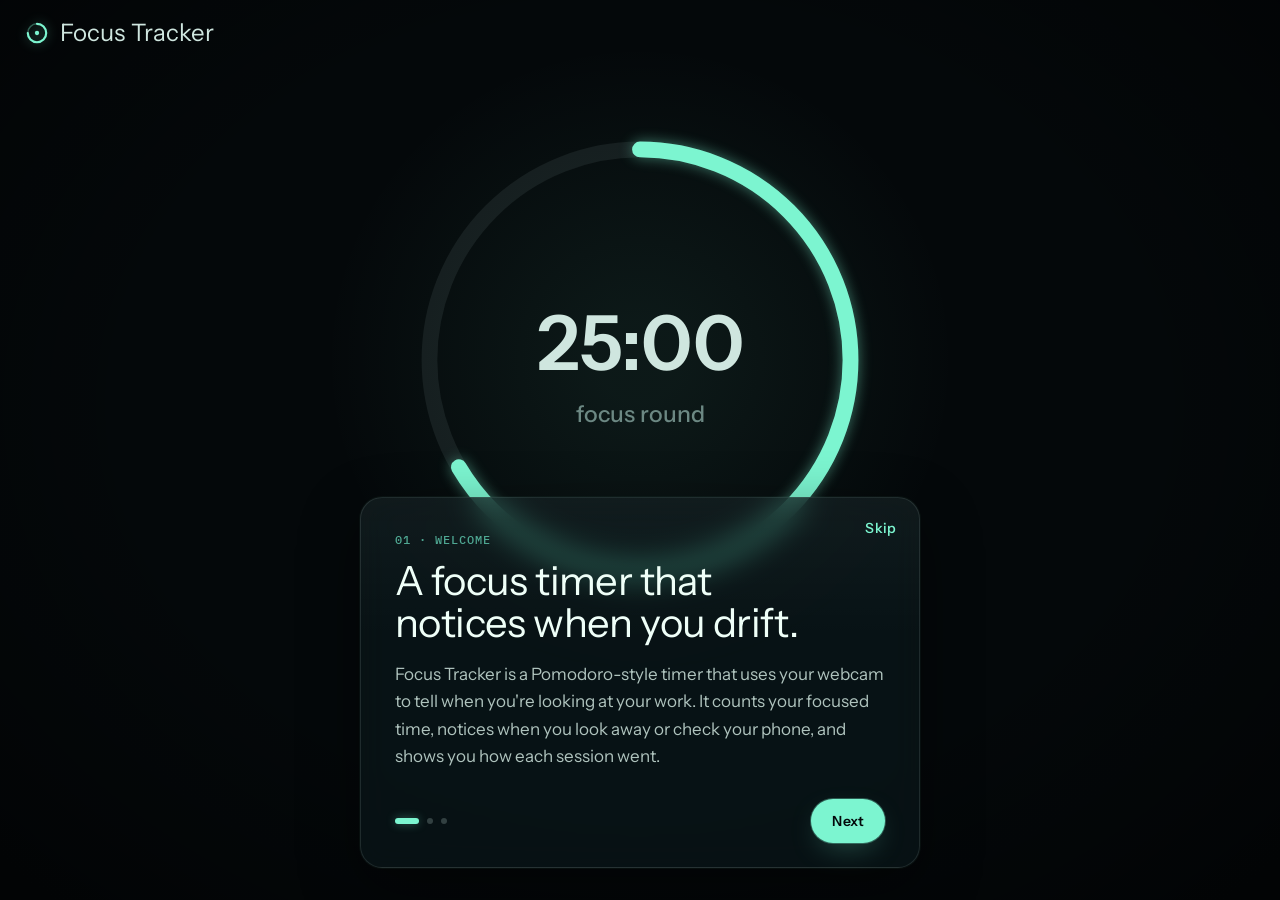
<file: index.html>
<!doctype html>
<html lang="en" data-theme="nocturne">
<head>
<meta charset="utf-8">
<meta name="viewport" content="width=device-width, initial-scale=1, viewport-fit=cover">
<meta http-equiv="Content-Security-Policy" content="connect-src https://cdn.jsdelivr.net https://storage.googleapis.com; img-src 'self' data: blob:; media-src 'self' blob: mediastream:; object-src 'none'; form-action 'none'; base-uri 'none'">
<meta name="color-scheme" content="dark">
<meta name="theme-color" content="#04080A">
<meta name="description" content="A Pomodoro-style focus timer that uses your webcam, on this device only, to measure how much of each session you spend focused.">
<title>Focus Tracker</title>
<link rel="icon" id="favicon" href="data:image/svg+xml,%3Csvg xmlns='http://www.w3.org/2000/svg' viewBox='0 0 32 32'%3E%3Ccircle cx='16' cy='16' r='14' fill='%230B1719'/%3E%3Ccircle cx='16' cy='16' r='5' fill='%237CF5D0'/%3E%3C/svg%3E">
<link rel="preconnect" href="https://fonts.googleapis.com">
<link rel="preconnect" href="https://fonts.gstatic.com" crossorigin>
<link rel="stylesheet" href="https://fonts.googleapis.com/css2?family=IBM+Plex+Mono:wght@400;500&family=Instrument+Sans:wght@400..600&display=swap">
<link rel="stylesheet" href="css/style.css">
<script src="js/core.js" defer></script>
<script src="js/detector.js" defer></script>
<script src="js/session.js" defer></script>
<script src="js/visual.js" defer></script>
<script src="js/audio.js" defer></script>
<script src="js/keepsake.js" defer></script>
<script src="js/history.js" defer></script>
<script src="js/app.js" defer></script>
</head>
<!-- SPEC-GAP: body[data-screen] and data-motion are left unset in markup; app.js sets them at boot.
     Until then CSS shows no screen, no top bar and no Eye (just the dark stage). -->
<!-- SPEC-GAP: #recoverBanner sits in the setup column directly above #setupCard, so when it is shown
     the card starts one banner lower than the §2.4.2 formula (the banner takes that slot). -->
<body data-phase="idle" data-state="none" data-chrome="full" data-cam="off">

<!-- ============================================================ -->
<!-- Persistent layers                                             -->
<!-- ============================================================ -->
<canvas id="stage" aria-hidden="true"></canvas>
<div id="vignette" aria-hidden="true"></div>
<video id="camVideo" playsinline muted autoplay aria-hidden="true" tabindex="-1"></video>

<!-- Icon sprite: 24x24, stroke currentColor 1.5, round caps and joins. -->
<svg id="icons" hidden xmlns="http://www.w3.org/2000/svg" aria-hidden="true">
  <symbol id="i-logo" viewBox="0 0 24 24" fill="none" stroke="currentColor" stroke-width="1.5" stroke-linecap="round" stroke-linejoin="round">
    <circle cx="12" cy="12" r="8.5" stroke-opacity=".35"/>
    <path d="M12 3.5a8.5 8.5 0 1 1-8.5 8.5" stroke-width="2"/>
    <circle cx="12" cy="12" r="2" fill="currentColor" stroke="none"/>
  </symbol>
  <symbol id="i-sound-on" viewBox="0 0 24 24" fill="none" stroke="currentColor" stroke-width="1.5" stroke-linecap="round" stroke-linejoin="round">
    <path d="M4 9.5h3l4.5-4v13L7 14.5H4z"/>
    <path d="M15.3 9.2a4 4 0 0 1 0 5.6"/>
    <path d="M17.9 6.6a7.6 7.6 0 0 1 0 10.8"/>
  </symbol>
  <symbol id="i-sound-off" viewBox="0 0 24 24" fill="none" stroke="currentColor" stroke-width="1.5" stroke-linecap="round" stroke-linejoin="round">
    <path d="M4 9.5h3l4.5-4v13L7 14.5H4z"/>
    <path d="M15.5 9.8l4.4 4.4M19.9 9.8l-4.4 4.4"/>
  </symbol>
  <symbol id="i-popout" viewBox="0 0 24 24" fill="none" stroke="currentColor" stroke-width="1.5" stroke-linecap="round" stroke-linejoin="round">
    <path d="M10 4.5H6.5a2 2 0 0 0-2 2v11a2 2 0 0 0 2 2h11a2 2 0 0 0 2-2V14"/>
    <path d="M14.5 4.5h5v5"/>
    <path d="M19.5 4.5L11.5 12.5"/>
  </symbol>
  <symbol id="i-settings" viewBox="0 0 24 24" fill="none" stroke="currentColor" stroke-width="1.5" stroke-linecap="round" stroke-linejoin="round">
    <path d="M4 7h8.5M17.5 7H20M4 12h2.5M11.5 12H20M4 17h10.5M19.5 17H20"/>
    <circle cx="15" cy="7" r="2.3"/>
    <circle cx="9" cy="12" r="2.3"/>
    <circle cx="17" cy="17" r="2.3"/>
  </symbol>
  <symbol id="i-help" viewBox="0 0 24 24" fill="none" stroke="currentColor" stroke-width="1.5" stroke-linecap="round" stroke-linejoin="round">
    <circle cx="12" cy="12" r="8.75"/>
    <path d="M9.6 9.4a2.5 2.5 0 1 1 3.5 2.3c-.7.3-1.1.8-1.1 1.5v.5"/>
    <circle cx="12" cy="16.6" r=".9" fill="currentColor" stroke="none"/>
  </symbol>
  <symbol id="i-history" viewBox="0 0 24 24" fill="none" stroke="currentColor" stroke-width="1.5" stroke-linecap="round" stroke-linejoin="round">
    <path d="M4.5 12a7.5 7.5 0 1 0 2.2-5.3"/>
    <path d="M4.4 4.4v4.2h4.2"/>
    <path d="M12 8v4.3l2.9 1.8"/>
  </symbol>
  <symbol id="i-user" viewBox="0 0 24 24" fill="none" stroke="currentColor" stroke-width="1.5" stroke-linecap="round" stroke-linejoin="round">
    <circle cx="12" cy="8.5" r="3.6"/>
    <path d="M5 19.6c1.2-3.3 3.8-5.1 7-5.1s5.8 1.8 7 5.1"/>
  </symbol>
  <symbol id="i-pause" viewBox="0 0 24 24" fill="none" stroke="currentColor" stroke-width="1.5" stroke-linecap="round" stroke-linejoin="round">
    <rect x="7" y="5.5" width="3" height="13" rx="1.2"/>
    <rect x="14" y="5.5" width="3" height="13" rx="1.2"/>
  </symbol>
  <symbol id="i-play" viewBox="0 0 24 24" fill="none" stroke="currentColor" stroke-width="1.5" stroke-linecap="round" stroke-linejoin="round">
    <path d="M8 5.6v12.8a.9.9 0 0 0 1.4.8l9.9-6.4a.9.9 0 0 0 0-1.5L9.4 4.9A.9.9 0 0 0 8 5.6z"/>
  </symbol>
  <symbol id="i-stop" viewBox="0 0 24 24" fill="none" stroke="currentColor" stroke-width="1.5" stroke-linecap="round" stroke-linejoin="round">
    <rect x="6" y="6" width="12" height="12" rx="3"/>
  </symbol>
  <symbol id="i-break" viewBox="0 0 24 24" fill="none" stroke="currentColor" stroke-width="1.5" stroke-linecap="round" stroke-linejoin="round">
    <path d="M5 10h11v4.5a4.5 4.5 0 0 1-4.5 4.5h-2A4.5 4.5 0 0 1 5 14.5z"/>
    <path d="M16 11.5h1.4a2.3 2.3 0 0 1 0 4.6H16"/>
    <path d="M8.5 4.5c-.6.9-.6 1.8 0 2.7M12 4.5c-.6.9-.6 1.8 0 2.7"/>
  </symbol>
  <symbol id="i-eye" viewBox="0 0 24 24" fill="none" stroke="currentColor" stroke-width="1.5" stroke-linecap="round" stroke-linejoin="round">
    <path d="M2.6 12S6.1 5.6 12 5.6 21.4 12 21.4 12 17.9 18.4 12 18.4 2.6 12 2.6 12z"/>
    <circle cx="12" cy="12" r="3"/>
    <circle cx="12" cy="12" r=".9" fill="currentColor" stroke="none"/>
  </symbol>
  <symbol id="i-eye-off" viewBox="0 0 24 24" fill="none" stroke="currentColor" stroke-width="1.5" stroke-linecap="round" stroke-linejoin="round">
    <path d="M3 10.2c2.4 3.3 5.5 5 9 5s6.6-1.7 9-5"/>
    <path d="M6 13.3l-1.5 2.1M9.2 14.8l-.7 2.4M12 15.2v2.6M14.8 14.8l.7 2.4M18 13.3l1.5 2.1"/>
  </symbol>
  <symbol id="i-lens-cap" viewBox="0 0 24 24" fill="none" stroke="currentColor" stroke-width="1.5" stroke-linecap="round" stroke-linejoin="round">
    <circle cx="11" cy="11" r="7.5"/>
    <circle cx="11" cy="11" r="3.6"/>
    <path d="M11 3.5v1.6M11 16.9v1.6M3.5 11h1.6M16.9 11h1.6"/>
    <path d="M16.4 16.4c1.2 1.3 2.3 2.6 4.1 3.6"/>
  </symbol>
  <symbol id="i-shield" viewBox="0 0 24 24" fill="none" stroke="currentColor" stroke-width="1.5" stroke-linecap="round" stroke-linejoin="round">
    <path d="M12 3.4l7 2.7v5.3c0 4.4-2.9 7.8-7 9.2-4.1-1.4-7-4.8-7-9.2V6.1z"/>
    <path d="M9 12.1l2.1 2.1 3.9-4.1"/>
  </symbol>
  <symbol id="i-check" viewBox="0 0 24 24" fill="none" stroke="currentColor" stroke-width="1.5" stroke-linecap="round" stroke-linejoin="round">
    <path d="M5 12.6l4.4 4.4L19 7.4"/>
  </symbol>
  <symbol id="i-close" viewBox="0 0 24 24" fill="none" stroke="currentColor" stroke-width="1.5" stroke-linecap="round" stroke-linejoin="round">
    <path d="M6.5 6.5l11 11M17.5 6.5l-11 11"/>
  </symbol>
  <symbol id="i-download" viewBox="0 0 24 24" fill="none" stroke="currentColor" stroke-width="1.5" stroke-linecap="round" stroke-linejoin="round">
    <path d="M12 4v11"/>
    <path d="M7.5 10.6L12 15l4.5-4.4"/>
    <path d="M5 19.5h14"/>
  </symbol>
  <symbol id="i-upload" viewBox="0 0 24 24" fill="none" stroke="currentColor" stroke-width="1.5" stroke-linecap="round" stroke-linejoin="round">
    <path d="M12 15V4"/>
    <path d="M7.5 8.4L12 4l4.5 4.4"/>
    <path d="M5 19.5h14"/>
  </symbol>
  <symbol id="i-trash" viewBox="0 0 24 24" fill="none" stroke="currentColor" stroke-width="1.5" stroke-linecap="round" stroke-linejoin="round">
    <path d="M4.5 7h15M10 4h4"/>
    <path d="M6.5 7l.8 11.2a2 2 0 0 0 2 1.8h5.4a2 2 0 0 0 2-1.8L17.5 7"/>
    <path d="M10 11v5M14 11v5"/>
  </symbol>
  <symbol id="i-chevron-left" viewBox="0 0 24 24" fill="none" stroke="currentColor" stroke-width="1.5" stroke-linecap="round" stroke-linejoin="round">
    <path d="M14.5 6l-6 6 6 6"/>
  </symbol>
  <symbol id="i-chevron-right" viewBox="0 0 24 24" fill="none" stroke="currentColor" stroke-width="1.5" stroke-linecap="round" stroke-linejoin="round">
    <path d="M9.5 6l6 6-6 6"/>
  </symbol>
  <symbol id="i-notes" viewBox="0 0 24 24" fill="none" stroke="currentColor" stroke-width="1.5" stroke-linecap="round" stroke-linejoin="round">
    <rect x="5" y="3.5" width="14" height="17" rx="2.2"/>
    <path d="M8.5 8h7M8.5 11.5h7M8.5 15h3.5"/>
    <path d="M14.5 17.2c.9-1.6 1.9-2.5 3.2-2.9"/>
  </symbol>
  <symbol id="i-refresh" viewBox="0 0 24 24" fill="none" stroke="currentColor" stroke-width="1.5" stroke-linecap="round" stroke-linejoin="round">
    <path d="M19.5 12a7.5 7.5 0 1 1-2.2-5.3"/>
    <path d="M19.6 4.4v4.2h-4.2"/>
  </symbol>
  <symbol id="i-feather" viewBox="0 0 24 24" fill="none" stroke="currentColor" stroke-width="1.5" stroke-linecap="round" stroke-linejoin="round">
    <path d="M7.2 16.8c0-7 4.6-11.7 12.4-12.3-.5 7.8-5.3 12.3-12.4 12.3z"/>
    <path d="M4.5 19.5L15.2 8.8"/>
    <path d="M10.6 13.4h3.9M12.7 11.3h4.2"/>
  </symbol>
</svg>

<!-- ============================================================ -->
<!-- Global chrome                                                 -->
<!-- ============================================================ -->
<header id="topbar" class="topbar">
  <div class="topbar-left">
    <button id="brand" class="brand" type="button" aria-label="Focus Tracker, back to setup">
      <svg class="icon brand-icon" aria-hidden="true"><use href="#i-logo"/></svg>
      <span class="wordmark" aria-hidden="true">Focus Tracker</span>
    </button>
    <p id="todayStat" class="today-stat">Today —</p>
  </div>
  <nav class="topbar-right" aria-label="Tools">
    <button id="btnSound" class="icon-btn has-tip" type="button" aria-label="Sound" aria-pressed="false"><svg class="icon" aria-hidden="true"><use href="#i-sound-off"/></svg></button>
    <button id="btnPip" class="icon-btn has-tip" type="button" aria-label="Pop out"><svg class="icon" aria-hidden="true"><use href="#i-popout"/></svg></button>
    <button id="btnHistory" class="icon-btn has-tip" type="button" aria-label="History"><svg class="icon" aria-hidden="true"><use href="#i-history"/></svg></button>
    <button id="btnSettings" class="icon-btn has-tip" type="button" aria-label="Settings"><svg class="icon" aria-hidden="true"><use href="#i-settings"/></svg></button>
    <button id="btnHelp" class="icon-btn has-tip" type="button" aria-label="Help &amp; shortcuts"><svg class="icon" aria-hidden="true"><use href="#i-help"/></svg></button>
    <button id="btnAbout" class="icon-btn has-tip" type="button" aria-label="About"><svg class="icon" aria-hidden="true"><use href="#i-user"/></svg></button>
  </nav>
</header>

<!-- The Eye: what the camera sees, as dots. Menu = preview mode, lens cap, privacy. -->
<div class="eye-wrap">
  <div id="eye" class="eye" role="button" tabindex="0" aria-haspopup="menu" aria-expanded="false" aria-controls="eyeMenu" aria-label="Camera preview and lens cap">
    <canvas id="eyeCanvas" class="eye-canvas" aria-hidden="true"></canvas>
    <!-- SPEC-GAP: §2.3 says svg#eyeLid, but SVG elements have no .hidden property (HTMLElement only), so
         app.js's `el.hidden = …` would never hide an <svg>. An HTML span wrapping the i-eye-off glyph keeps
         the id and makes the hidden toggle work. -->
    <span id="eyeLid" class="eye-lid" aria-hidden="true"><svg class="icon"><use href="#i-eye-off"/></svg></span>
    <span id="eyePip" class="eye-pip" aria-hidden="true"></span>
  </div>
  <p id="eyeLabel" class="eye-label"><span class="eye-label-top">on-device</span><span id="eyeReq" class="eye-req">camera off</span></p>
  <div id="eyeMenu" class="menu" role="menu" aria-label="Camera" hidden>
    <button id="eyeModeMesh" class="menu-item" type="button" role="menuitemradio" aria-checked="true">Dots: what the model sees</button>
    <button id="eyeModeVideo" class="menu-item" type="button" role="menuitemradio" aria-checked="false">Video: mirror (posterized)</button>
    <button id="eyeModeOff" class="menu-item" type="button" role="menuitemradio" aria-checked="false">Hide preview</button>
    <div role="separator" class="menu-sep"></div>
    <button id="btnLens" class="menu-item" type="button" role="menuitem">Put the lens cap on</button>
    <button id="btnPrivacy" class="menu-item" type="button" role="menuitem">How privacy works…</button>
  </div>
</div>

<div id="toasts" class="toasts" aria-live="polite"></div>
<div id="srStatus" class="sr-only" aria-live="polite"></div>
<div id="srAlert" class="sr-only" role="alert"></div>
<pre id="debugPanel" class="debug-panel" hidden></pre>

<!-- ============================================================ -->
<!-- Screens (app.js reveals exactly one)                          -->
<!-- ============================================================ -->
<main class="screens">
  <!-- ======================= Intro ======================= -->
  <section class="screen" id="screen-intro" hidden aria-label="Welcome to Focus Tracker">
    <p class="intro-mark" aria-hidden="true"><svg class="icon"><use href="#i-logo"/></svg><span class="wordmark">Focus Tracker</span></p>
    <div id="introCard" class="card glass intro-card">
      <button id="btnIntroSkip" class="btn btn-text btn-sm intro-skip" type="button">Skip</button>

      <div id="introStep0" class="intro-step">
        <p class="mono-label intro-kicker">01 · Welcome</p>
        <h1 class="intro-h1">A focus timer that notices when you drift.</h1>
        <p class="intro-body">Focus Tracker is a Pomodoro-style timer that uses your webcam to tell when you're looking at your work. It counts your focused time, notices when you look away or check your phone, and shows you how each session went.</p>
      </div>

      <div id="introStep1" class="intro-step" hidden>
        <p class="mono-label intro-kicker">02 · Privacy</p>
        <h2 class="intro-h2">The camera sees 478 dots, not you.</h2>
        <p class="intro-body">Face tracking runs entirely in this tab. No video or images are recorded, stored, or sent: only focus numbers, kept on this device. Try it: once the page has loaded, go offline. It keeps working.</p>
        <button id="btnIntroPrivacy" class="btn btn-text" type="button"><svg class="icon" aria-hidden="true"><use href="#i-shield"/></svg><span class="btn-label">How privacy works</span></button>
      </div>

      <div id="introStep2" class="intro-step" hidden>
        <p class="mono-label intro-kicker">03 · Signals</p>
        <h2 class="intro-h2">See your focus at a glance.</h2>
        <p class="intro-body">The ring changes color as your attention moves.</p>
        <div class="intro-demo">
          <p id="introDemoWord" class="intro-demo-word" data-word="focused">focused</p>
          <p id="introDemoGloss" class="intro-demo-gloss">Eyes on your work. Focused time counts up.</p>
        </div>
      </div>

      <div class="intro-foot">
        <div id="introDots" class="dots" aria-hidden="true"><span class="dot" aria-current="step"></span><span class="dot"></span><span class="dot"></span></div>
        <div class="intro-nav">
          <button id="btnIntroBack" class="btn btn-ghost" type="button" hidden>Back</button>
          <button id="btnIntroNext" class="btn btn-primary" type="button">Next</button>
        </div>
      </div>
    </div>
  </section>

  <!-- ======================= Setup ======================= -->
  <section class="screen" id="screen-setup" hidden aria-labelledby="setupTitle">
    <div class="setup-col">
      <div id="recoverBanner" class="banner glass recover-banner" role="region" aria-label="Unfinished session" hidden>
        <p id="recoverText" class="banner-text">An unfinished session was found.</p>
        <div class="banner-actions">
          <button id="btnRecoverSave" class="btn btn-primary btn-sm" type="button">Save it</button>
          <button id="btnRecoverDiscard" class="btn btn-ghost btn-sm" type="button">Discard</button>
        </div>
      </div>

      <div id="setupCard" class="card glass setup-card">
        <h1 id="setupTitle" class="sr-only">Start a focus session</h1>
        <form id="setupForm" novalidate>
          <div class="field">
            <label for="intention" class="field-label">What are you working on?</label>
            <input id="intention" name="intention" class="input input-intention" type="text" maxlength="80" autocomplete="off" spellcheck="false" placeholder="e.g. chapter three edits" aria-describedby="intentionHelp">
            <p id="intentionHelp" class="help">Optional. Shown on your session summary.</p>
          </div>

          <fieldset class="field">
            <legend class="field-label">Rhythm</legend>
            <div class="chips" role="presentation">
              <input class="chip-input" type="radio" name="mode" id="modeFree" value="free"><label class="chip" for="modeFree">Free flow</label>
              <input class="chip-input" type="radio" name="mode" id="modePomodoro" value="pomodoro" checked><label class="chip" for="modePomodoro">Pomodoro 25 / 5</label>
              <input class="chip-input" type="radio" name="mode" id="modeDeep" value="deep"><label class="chip" for="modeDeep">Deep 50 / 10</label>
              <input class="chip-input" type="radio" name="mode" id="modeCustom" value="custom"><label class="chip" for="modeCustom">Custom</label>
            </div>
            <div id="customFields" class="custom-fields" hidden>
              <label class="mini-field" for="customWork"><span class="mini-label">Focus (min)</span><input id="customWork" class="input input-num" type="number" inputmode="numeric" min="1" max="180" step="1" value="45"></label>
              <label class="mini-field" for="customBreak"><span class="mini-label">Break (min)</span><input id="customBreak" class="input input-num" type="number" inputmode="numeric" min="0" max="60" step="1" value="10"></label>
              <label class="mini-field" for="customRounds"><span class="mini-label">Rounds</span><input id="customRounds" class="input input-num" type="number" inputmode="numeric" min="1" max="8" step="1" value="1"></label>
            </div>
            <p id="modeSummary" class="help mode-summary">4 × 25 min focus, 5 min breaks</p>
          </fieldset>

          <fieldset class="field">
            <legend class="field-label">Sensitivity</legend>
            <div class="segmented">
              <input class="seg-input" type="radio" name="sensitivity" id="sensGentle" value="gentle"><label class="seg" for="sensGentle">Gentle</label>
              <input class="seg-input" type="radio" name="sensitivity" id="sensStandard" value="standard" checked><label class="seg" for="sensStandard">Standard</label>
              <input class="seg-input" type="radio" name="sensitivity" id="sensStrict" value="strict"><label class="seg" for="sensStrict">Strict</label>
            </div>
            <p id="sensHelp" class="help" aria-live="polite">Balanced. Glances under about 1.5 s are free.</p>
          </fieldset>

          <div id="cameraRow" class="camera-row">
            <div class="framing">
              <svg class="icon framing-lid" aria-hidden="true"><use href="#i-eye-off"/></svg>
              <canvas id="framingCanvas" class="framing-canvas" aria-hidden="true"></canvas>
            </div>
            <div class="camera-info">
              <p class="camera-status"><span id="cameraState">Camera off · starts when you begin</span> <button id="btnCameraFix" class="btn btn-text btn-inline" type="button" hidden>Fix</button></p>
              <button id="btnCameraCheck" class="btn btn-ghost btn-sm" type="button"><svg class="icon" aria-hidden="true"><use href="#i-eye"/></svg><span class="btn-label">Check framing</span></button>
            </div>
          </div>

          <button id="btnBegin" class="btn btn-primary btn-lg btn-block" type="submit">Start session</button>

          <div class="setup-secondary">
            <button id="btnTimerOnly" class="btn btn-ghost btn-sm" type="button">Timer only (no camera)</button>
            <button id="btnDemo" class="btn btn-ghost btn-sm" type="button">Try the demo</button>
            <button id="btnExitDemo" class="btn btn-ghost btn-sm" type="button" hidden>Exit demo</button>
          </div>
        </form>
        <p id="setupNote" class="footnote">First start downloads about 7 MB once (the face model), then it's cached. Everything runs on this device.</p>
      </div>

      <nav id="setupLinks" class="setup-links" aria-label="More">
        <button id="linkHistory" class="btn btn-text btn-sm" type="button"><svg class="icon" aria-hidden="true"><use href="#i-history"/></svg><span class="btn-label">History</span></button>
        <button id="linkPrivacy" class="btn btn-text btn-sm" type="button"><svg class="icon" aria-hidden="true"><use href="#i-shield"/></svg><span class="btn-label">Privacy</span></button>
        <button id="linkHelp" class="btn btn-text btn-sm" type="button"><svg class="icon" aria-hidden="true"><use href="#i-help"/></svg><span class="btn-label">Shortcuts</span></button>
        <button id="linkAbout" class="btn btn-text btn-sm" type="button"><svg class="icon" aria-hidden="true"><use href="#i-user"/></svg><span class="btn-label">About</span></button>
      </nav>
    </div>
  </section>

  <!-- ======================= Permission primer ======================= -->
  <section class="screen" id="screen-permission" hidden aria-labelledby="permTitle">
    <div class="setup-col">
      <div class="card glass perm-card">
        <h2 id="permTitle" class="card-title">Allow the camera, only for this tab.</h2>
        <ul class="perm-list">
          <li><span class="perm-icon"><svg class="icon" aria-hidden="true"><use href="#i-shield"/></svg></span><span>The face model runs inside this tab. Frames never leave it.</span></li>
          <li><span class="perm-icon"><svg class="icon" aria-hidden="true"><use href="#i-eye"/></svg></span><span>Nothing is recorded. Only focus numbers are saved, on this device.</span></li>
          <li><span class="perm-icon"><svg class="icon" aria-hidden="true"><use href="#i-lens-cap"/></svg></span><span>Put the lens cap on any time and the camera light goes off.</span></li>
        </ul>
        <div class="card-actions">
          <button id="btnAllowCamera" class="btn btn-primary" type="button">Allow camera</button>
          <button id="btnPermTimerOnly" class="btn btn-ghost" type="button">Timer only</button>
          <button id="btnPermBack" class="btn btn-text" type="button"><svg class="icon" aria-hidden="true"><use href="#i-chevron-left"/></svg><span class="btn-label">Back</span></button>
        </div>
        <p class="footnote">Your browser will ask next. Choose Allow.</p>
      </div>
    </div>
  </section>

  <!-- ======================= Loading ======================= -->
  <section class="screen" id="screen-loading" hidden aria-labelledby="loadPhase">
    <div class="load-block">
      <p id="loadPhase" class="load-phase" aria-live="polite">Opening the camera…</p>
      <p id="loadBytes" class="load-bytes"></p>
      <progress id="loadProgress" class="load-progress" max="1" value="0" aria-label="Loading face model"></progress>
      <p id="loadHint" class="load-hint" hidden>First load downloads about 7 MB. Next time it's instant.</p>
      <button id="btnLoadCancel" class="btn btn-text" type="button">Cancel</button>
    </div>
  </section>

  <!-- ======================= Calibration ======================= -->
  <section class="screen" id="screen-calibrate" hidden aria-labelledby="calText">
    <div class="card glass cal-card">
      <div class="cal-top">
        <p id="calStep" class="mono-label">Point 1 of 5</p>
        <p id="calQuality" class="quality-pill" data-quality="good">Tracking: good</p>
      </div>
      <p id="calText" class="cal-text" aria-live="polite">Sit as you usually work. Look at the dot in the center.</p>
      <p id="calHint" class="cal-hint" aria-live="polite"></p>
      <div class="cal-actions">
        <button id="btnCalSkip" class="btn btn-ghost btn-sm" type="button">Skip corners</button>
        <button id="btnCalCancel" class="btn btn-text btn-sm" type="button">Cancel</button>
      </div>
    </div>
  </section>

  <!-- ======================= Session ======================= -->
  <section class="screen" id="screen-session" hidden aria-labelledby="sessionTitle">
    <h1 id="sessionTitle" class="sr-only">Focus session</h1>

    <div class="banners">
      <div id="cameraBanner" class="banner glass" role="region" aria-label="Camera status" hidden>
        <svg class="icon banner-icon" aria-hidden="true"><use href="#i-eye-off"/></svg>
        <p id="cameraBannerText" class="banner-text">Camera disconnected. Your session continues, but focus isn't tracked until it's back.</p>
        <div class="banner-actions">
          <button id="btnCamRetry" class="btn btn-primary btn-sm" type="button"><svg class="icon" aria-hidden="true"><use href="#i-refresh"/></svg><span class="btn-label">Reconnect</span></button>
          <button id="btnCamTimer" class="btn btn-ghost btn-sm" type="button">Continue as timer</button>
        </div>
      </div>
      <div id="drowsyBanner" class="banner glass banner-amber" role="region" aria-label="Drowsiness" hidden>
        <svg class="icon banner-icon" aria-hidden="true"><use href="#i-eye-off"/></svg>
        <p class="banner-text">Your eyes are getting heavy. A 5-minute break might help.</p>
        <div class="banner-actions">
          <button id="btnDrowsyBreak" class="btn btn-primary btn-sm" type="button"><svg class="icon" aria-hidden="true"><use href="#i-break"/></svg><span class="btn-label">Take a break</span></button>
          <button id="btnDrowsyDismiss" class="btn btn-ghost btn-sm" type="button">Not now</button>
        </div>
      </div>
    </div>

    <div class="session-dock">
      <div id="breakPanel" class="panel glass state-panel" role="region" aria-labelledby="breakTitle" hidden>
        <div class="panel-text">
          <h3 id="breakTitle" class="panel-title">Rest your eyes.</h3>
          <p id="breakText" class="panel-body">Look at something far away to rest your eyes.</p>
          <p id="breakRest" class="break-rest">0s of 20s looking away</p>
        </div>
        <div class="panel-actions">
          <button id="btnSkipBreak" class="btn btn-ghost btn-sm" type="button">Skip break</button>
          <button id="btnExtendBreak" class="btn btn-text btn-sm" type="button">+5 min</button>
        </div>
      </div>

      <div id="pausedPanel" class="panel glass state-panel" role="region" aria-labelledby="pausedText" hidden>
        <div class="panel-text">
          <h3 id="pausedText" class="panel-title">Paused</h3>
        </div>
        <div class="panel-actions">
          <button id="btnResume" class="btn btn-primary btn-sm" type="button"><svg class="icon" aria-hidden="true"><use href="#i-play"/></svg><span class="btn-label">Resume</span></button>
        </div>
      </div>

      <div id="demoBar" class="demo-bar" role="toolbar" aria-label="Demo signals" hidden>
        <span class="demo-label">Demo:</span>
        <button type="button" class="chip" data-sim="focus">Focus</button>
        <button type="button" class="chip" data-sim="glance">Glance</button>
        <button type="button" class="chip" data-sim="turn">Turn away</button>
        <button type="button" class="chip" data-sim="phone">Phone</button>
        <button type="button" class="chip" data-sim="closed">Eyes closed</button>
        <button type="button" class="chip" data-sim="absent">Leave</button>
        <button type="button" class="chip" data-sim="drowsy">Drowsy</button>
      </div>

      <div id="hud" class="hud">
        <p id="timerLabel" class="mono-label timer-label">Elapsed</p>
        <p id="timer" class="timer" role="timer">0:00</p>
        <p id="roundText" class="round-text" hidden>Round 1 of 4</p>
        <p id="intentionText" class="intention-text" hidden></p>
        <p class="state-line"><span id="stateWord" class="state-word">focused</span></p>
        <p id="stateReason" class="sr-only"></p>
      </div>
    </div>

    <button id="btnFruitSkip" class="btn btn-text fruit-skip" type="button" hidden>Skip</button>

    <button id="btnNotes" class="notes-tab" type="button" aria-expanded="false" aria-controls="notes"><svg class="icon" aria-hidden="true"><use href="#i-notes"/></svg><span class="btn-label">Stats</span></button>
    <div id="controls" class="controls" role="group" aria-label="Session controls">
      <button id="btnBreak" class="ctrl" type="button"><span class="ctrl-icon"><svg class="icon" aria-hidden="true"><use href="#i-break"/></svg></span><span class="btn-label">Break</span></button>
      <button id="btnPause" class="ctrl ctrl-main" type="button" aria-pressed="false"><span class="ctrl-icon"><svg class="icon" aria-hidden="true"><use href="#i-pause"/></svg></span><span class="btn-label">Pause</span></button>
      <button id="btnEnd" class="ctrl" type="button"><span class="ctrl-icon"><svg class="icon" aria-hidden="true"><use href="#i-stop"/></svg></span><span class="btn-label">End</span></button>
    </div>

    <div id="notesBackdrop" class="notes-backdrop" hidden></div>
    <aside id="notes" class="notes" aria-labelledby="notesTitle">
      <div class="sheet-handle" aria-hidden="true"></div>
      <h2 id="notesTitle" class="notes-title">Stats</h2>
      <figure class="spark">
        <canvas id="notesSpark" class="spark-canvas" width="268" height="56" aria-hidden="true"></canvas>
        <figcaption class="spark-cap"><span>focus · last 5 min</span><span>now</span></figcaption>
      </figure>
      <dl class="notes-stats">
        <div class="stat-row"><dt>Focused</dt><dd><span id="nHeld">–</span> <span id="nHeldTime" class="dd-sub">–</span></dd></div>
        <div class="stat-row"><dt>Current streak</dt><dd id="nStreak">–</dd></div>
        <div class="stat-row"><dt>Longest streak</dt><dd id="nLongest">–</dd></div>
        <div class="stat-row"><dt>Distractions</dt><dd id="nScars">–</dd></div>
        <div class="stat-row stat-gold"><dt>Refocuses</dt><dd id="nReturns">–</dd></div>
        <div class="stat-row"><dt>Focus depth</dt><dd id="nDepth">–</dd></div>
        <div class="stat-row"><dt>Blinks</dt><dd id="nBlink">—</dd></div>
        <div class="stat-row"><dt>Drowsy</dt><dd id="nDrowsy">none</dd></div>
      </dl>
      <div class="notes-drift">
        <p id="nLastDrift" class="last-drift">No drifts yet.</p>
        <button id="btnForgive" class="btn btn-ghost btn-sm" type="button" disabled><svg class="icon" aria-hidden="true"><use href="#i-feather"/></svg><span class="btn-label">That was fine</span></button>
      </div>
    </aside>
  </section>

  <!-- ======================= Summary ======================= -->
  <section class="screen" id="screen-summary" hidden aria-labelledby="specimenName">
    <article id="summarySheet" class="sheet glass summary-sheet">
      <p id="specimenLabel" class="specimen-label"></p>
      <h1 class="specimen-title"><span id="specimenName" class="specimen-name">Focus session</span> <span id="specimenVar" class="specimen-var"></span></h1>

      <div id="sumGrid" class="tiles">
        <div class="tile tile-hero"><b class="tile-v" id="sumHeld">–</b><span class="tile-c" id="sumHeldOf">focused of –</span></div>
        <div class="tile"><b class="tile-v" id="sumPct">–</b><span class="tile-c">focus</span></div>
        <div class="tile"><b class="tile-v" id="sumLongest">–</b><span class="tile-c">longest streak</span></div>
        <div class="tile tile-gold"><b class="tile-v" id="sumReturns">–</b><span class="tile-c" id="sumRecovery">refocuses</span></div>
        <div class="tile"><b class="tile-v" id="sumDepth">–</b><span class="tile-c">peak depth</span></div>
        <div class="tile"><b class="tile-v" id="sumRoot">–</b><span class="tile-c">time to focus</span></div>
        <div class="tile"><b class="tile-v" id="sumBlink">–</b><span class="tile-c">blinks</span></div>
        <div class="tile"><b class="tile-v" id="sumDrowsy">–</b><span class="tile-c">drowsy moments</span></div>
      </div>
      <p id="sumUnmeasured" class="note-line" hidden>Timer-only time isn't measured; it counts as focused.</p>

      <figure class="strip">
        <canvas id="sumTimeline" class="strip-canvas"></canvas>
        <figcaption class="strip-scale"><span>start</span><span>the session, second by second</span><span>end</span></figcaption>
      </figure>

      <div id="sumCauses" class="causes" role="list" aria-label="Where drifts went"></div>
      <p id="sumDiagnosis" class="diagnosis"></p>

      <div id="sumRating" class="rating" role="radiogroup" aria-labelledby="sumRatingLabel">
        <h3 id="sumRatingLabel" class="rating-label">How did it feel?</h3>
        <div class="rating-options">
          <button type="button" role="radio" aria-checked="false" data-rating="1">Scattered</button>
          <button type="button" role="radio" aria-checked="false" data-rating="2">Uneven</button>
          <button type="button" role="radio" aria-checked="false" data-rating="3">Steady</button>
          <button type="button" role="radio" aria-checked="false" data-rating="4">Deep</button>
          <button type="button" role="radio" aria-checked="false" data-rating="5">Flow</button>
        </div>
      </div>

      <div class="sheet-actions">
        <button id="btnKeepsake" class="btn btn-primary" type="button"><svg class="icon" aria-hidden="true"><use href="#i-download"/></svg><span class="btn-label">Save image</span></button>
        <button id="btnToTerrarium" class="btn btn-ghost" type="button"><svg class="icon" aria-hidden="true"><use href="#i-history"/></svg><span class="btn-label">History</span></button>
        <button id="btnAgain" class="btn btn-ghost" type="button"><svg class="icon" aria-hidden="true"><use href="#i-play"/></svg><span class="btn-label">New session</span></button>
      </div>
    </article>
  </section>

  <!-- ======================= History ======================= -->
  <section class="screen" id="screen-history" hidden aria-labelledby="histTitle">
    <div class="hist-wrap">
      <header class="hist-head">
        <button id="btnHistBack" class="btn btn-ghost btn-sm" type="button"><svg class="icon" aria-hidden="true"><use href="#i-chevron-left"/></svg><span class="btn-label">Back</span></button>
        <div class="hist-titles">
          <h1 id="histTitle" class="hist-title">History</h1>
          <p id="histTotals" class="hist-totals"></p>
        </div>
        <p id="histStreak" class="streak-chip"></p>
      </header>

      <div id="histEmpty" class="hist-empty" hidden>
        <svg class="icon hist-empty-icon" aria-hidden="true"><use href="#i-logo"/></svg>
        <p class="hist-empty-title">No sessions yet.</p>
        <p class="hist-empty-body">Finish a focus session and it will show up here.</p>
        <button id="btnHistStart" class="btn btn-primary" type="button">Start a session</button>
      </div>

      <div class="hist-grid">
        <section class="hist-sec sec-days" aria-labelledby="hDays">
          <h2 id="hDays" class="sec-title">Last 14 days</h2>
          <div id="chartDays" class="chart chart-days"></div>
          <ul id="chartDaysText" class="sr-only"></ul>
        </section>

        <section class="hist-sec sec-shelves" aria-labelledby="hShelves">
          <h2 id="hShelves" class="sec-title">Sessions</h2>
          <div id="shelves" class="shelves"></div>
        </section>

        <section class="hist-sec sec-heat" aria-labelledby="hHeat">
          <h2 id="hHeat" class="sec-title">When you focus</h2>
          <div id="chartHeat" class="chart chart-heat"></div>
          <p id="bestHours" class="chart-note"></p>
        </section>

        <section class="hist-sec sec-compass" aria-labelledby="hCompass">
          <h2 id="hCompass" class="sec-title">Where drifts go</h2>
          <div id="chartCompass" class="chart chart-compass"></div>
          <p id="compassText" class="chart-note"></p>
        </section>

        <section class="hist-sec sec-recovery" aria-labelledby="hRecovery">
          <h2 id="hRecovery" class="sec-title">Coming back</h2>
          <div id="chartRecovery" class="chart chart-recovery"></div>
          <p id="recoveryText" class="chart-note"></p>
        </section>
      </div>

      <section class="hist-sec sec-data" aria-labelledby="hData">
        <h2 id="hData" class="sec-title">Your data</h2>
        <div class="data-actions">
          <button id="btnExport" class="btn btn-ghost btn-sm" type="button"><svg class="icon" aria-hidden="true"><use href="#i-download"/></svg><span class="btn-label">Export JSON</span></button>
          <button id="btnImport" class="btn btn-ghost btn-sm" type="button"><svg class="icon" aria-hidden="true"><use href="#i-upload"/></svg><span class="btn-label">Import JSON</span></button>
          <input id="importFile" class="visually-hidden-file" type="file" accept="application/json,.json" tabindex="-1" aria-hidden="true">
          <button id="btnErase" class="btn btn-ghost btn-sm" type="button"><svg class="icon" aria-hidden="true"><use href="#i-trash"/></svg><span class="btn-label">Erase everything</span></button>
        </div>
        <p class="chart-note">Stored only in this browser. Export to keep a copy.</p>
      </section>
    </div>
  </section>

  <!-- ======================= Error ======================= -->
  <section class="screen" id="screen-error" hidden aria-labelledby="errTitle">
    <div class="setup-col">
      <div class="card glass error-card">
        <svg class="icon error-icon" aria-hidden="true"><use href="#i-eye-off"/></svg>
        <h2 id="errTitle" class="card-title">The camera couldn't start</h2>
        <p id="errBody" class="card-body">Something interrupted it. Try again, or restart your browser.</p>
        <div id="errActions" class="card-actions">
          <button id="btnErrRetry" class="btn btn-primary" type="button"><svg class="icon" aria-hidden="true"><use href="#i-refresh"/></svg><span class="btn-label">Try again</span></button>
          <button id="btnErrTimer" class="btn btn-ghost" type="button">Use timer only</button>
          <button id="btnErrDemo" class="btn btn-ghost" type="button">Try the demo</button>
          <button id="btnErrBack" class="btn btn-text" type="button"><svg class="icon" aria-hidden="true"><use href="#i-chevron-left"/></svg><span class="btn-label">Back</span></button>
        </div>
        <details id="errDetail" class="err-detail">
          <summary>Technical details</summary>
          <code id="errCode"></code>
        </details>
      </div>
    </div>
  </section>
</main>

<!-- ============================================================ -->
<!-- Dialogs (native <dialog>, opened with showModal())            -->
<!-- ============================================================ -->
<!-- ----------------------- Settings ----------------------- -->
<dialog id="dlgSettings" class="dlg dlg-wide" aria-labelledby="dlgSettingsTitle">
  <div class="dlg-head">
    <h2 id="dlgSettingsTitle" class="dlg-title">Settings</h2>
    <button id="btnSettingsClose" class="icon-btn" type="button" aria-label="Close settings"><svg class="icon" aria-hidden="true"><use href="#i-close"/></svg></button>
  </div>
  <div class="dlg-body">
    <fieldset class="set-group">
      <legend>Focus</legend>
      <div class="set-row">
        <label for="setSensitivity">Sensitivity</label>
        <select id="setSensitivity" class="select">
          <option value="gentle">Gentle</option>
          <option value="standard" selected>Standard</option>
          <option value="strict">Strict</option>
        </select>
      </div>
      <div class="set-row set-check">
        <label for="setDesk">Looking down at my desk counts as focus</label>
        <input id="setDesk" class="switch" type="checkbox" aria-describedby="setDeskHelp">
        <p id="setDeskHelp" class="set-help">For writing on paper or reading a book.</p>
      </div>
      <div class="set-row set-check">
        <label for="setEyesClosed">Closed eyes count as focus</label>
        <input id="setEyesClosed" class="switch" type="checkbox" aria-describedby="setEyesClosedHelp">
        <p id="setEyesClosedHelp" class="set-help">For thinking or meditation. Drowsiness is still noticed.</p>
      </div>
      <div class="set-row set-check">
        <label for="setStrictTab">Leaving this tab counts as a drift</label>
        <input id="setStrictTab" class="switch" type="checkbox" aria-describedby="setStrictTabHelp">
        <p id="setStrictTabHelp" class="set-help">Off by default. The camera decides, so you can work in other windows.</p>
      </div>
      <div class="set-row set-check">
        <label for="setAutoPause">Pause automatically when I step away (30 s)</label>
        <input id="setAutoPause" class="switch" type="checkbox" checked>
      </div>
    </fieldset>

    <fieldset class="set-group">
      <legend>Rhythm</legend>
      <div class="set-row">
        <label for="setWork">Pomodoro focus (min)</label>
        <input id="setWork" class="input input-num" type="number" inputmode="numeric" min="5" max="90" step="1" value="25">
      </div>
      <div class="set-row">
        <label for="setShort">Pomodoro break (min)</label>
        <input id="setShort" class="input input-num" type="number" inputmode="numeric" min="1" max="30" step="1" value="5">
      </div>
      <div class="set-row">
        <label for="setLong">Long break (min)</label>
        <input id="setLong" class="input input-num" type="number" inputmode="numeric" min="5" max="60" step="1" value="15">
      </div>
      <div class="set-row">
        <label for="setRounds">Pomodoro rounds</label>
        <input id="setRounds" class="input input-num" type="number" inputmode="numeric" min="1" max="8" step="1" value="4">
      </div>
      <div class="set-row">
        <label for="setGoal">Daily goal (min)</label>
        <input id="setGoal" class="input input-num" type="number" inputmode="numeric" min="10" max="600" step="5" value="50">
      </div>
      <div class="set-row set-check">
        <label for="setAutoNext">Start the next round automatically</label>
        <input id="setAutoNext" class="switch" type="checkbox" checked>
      </div>
      <div class="set-row set-check">
        <label for="setRecenter">Re-center the camera after breaks</label>
        <input id="setRecenter" class="switch" type="checkbox" checked>
      </div>
    </fieldset>

    <fieldset class="set-group">
      <legend>Feedback</legend>
      <div class="set-row set-check">
        <label for="setSound">Sound</label>
        <input id="setSound" class="switch" type="checkbox">
      </div>
      <div class="set-row set-check">
        <label for="setSoundscape">Ambient soundscape</label>
        <input id="setSoundscape" class="switch" type="checkbox" checked>
      </div>
      <div class="set-row set-check">
        <label for="setChimes">Chimes (refocus, milestones)</label>
        <input id="setChimes" class="switch" type="checkbox" checked>
      </div>
      <div class="set-row set-range">
        <label for="setVolume">Volume</label>
        <input id="setVolume" class="range" type="range" min="0" max="1" step="0.05" value="0.6">
      </div>
      <div class="set-row set-check">
        <label for="setNudgeSound">Soft tone after 10 s away</label>
        <input id="setNudgeSound" class="switch" type="checkbox" checked>
      </div>
      <div class="set-row set-check">
        <label for="setNotify">Notify me when I drift while this tab is hidden</label>
        <input id="setNotify" class="switch" type="checkbox">
      </div>
      <div class="set-row set-check">
        <label for="setLiveTitle">Live timer in tab title and icon</label>
        <input id="setLiveTitle" class="switch" type="checkbox" checked>
      </div>
      <div class="set-row set-check">
        <label for="setForgiveToast">Offer 'That was fine' after a drift</label>
        <input id="setForgiveToast" class="switch" type="checkbox" checked>
      </div>
    </fieldset>

    <fieldset class="set-group">
      <legend>Display</legend>
      <div class="set-row">
        <label for="setMotion">Motion</label>
        <select id="setMotion" class="select">
          <option value="system" selected>Match system</option>
          <option value="reduced">Reduced</option>
          <option value="full">Full</option>
        </select>
      </div>
      <div class="set-row">
        <label for="setEyeMode">Camera preview</label>
        <select id="setEyeMode" class="select">
          <option value="mesh" selected>Dots</option>
          <option value="video">Video</option>
          <option value="off">Hidden</option>
        </select>
      </div>
      <div class="set-row set-check">
        <label for="setFadeChrome">Fade controls while I'm focused</label>
        <input id="setFadeChrome" class="switch" type="checkbox" checked>
      </div>
    </fieldset>

    <fieldset class="set-group">
      <legend>Camera</legend>
      <div class="set-row">
        <label for="setCamera">Camera</label>
        <select id="setCamera" class="select">
          <option value="">Default camera</option>
        </select>
      </div>
      <div class="set-row set-buttons">
        <p id="calInfo" class="set-info">Not calibrated yet</p>
        <div class="set-btns">
          <button id="btnRecalibrate" class="btn btn-ghost btn-sm" type="button"><svg class="icon" aria-hidden="true"><use href="#i-refresh"/></svg><span class="btn-label">Recalibrate</span></button>
          <button id="btnForgetCal" class="btn btn-text btn-sm" type="button">Forget calibration</button>
        </div>
      </div>
    </fieldset>

    <fieldset class="set-group">
      <legend>Data</legend>
      <div class="set-row set-buttons">
        <p class="set-info">Stored only in this browser. Export to keep a copy.</p>
        <div class="set-btns">
          <button id="btnSetExport" class="btn btn-ghost btn-sm" type="button"><svg class="icon" aria-hidden="true"><use href="#i-download"/></svg><span class="btn-label">Export JSON</span></button>
          <button id="btnSetImport" class="btn btn-ghost btn-sm" type="button"><svg class="icon" aria-hidden="true"><use href="#i-upload"/></svg><span class="btn-label">Import JSON</span></button>
          <button id="btnSetErase" class="btn btn-ghost btn-sm" type="button"><svg class="icon" aria-hidden="true"><use href="#i-trash"/></svg><span class="btn-label">Erase everything…</span></button>
        </div>
      </div>
    </fieldset>
  </div>
</dialog>

<!-- ----------------------- Privacy ----------------------- -->
<dialog id="dlgPrivacy" class="dlg dlg-wide" aria-labelledby="dlgPrivacyTitle">
  <div class="dlg-head">
    <h2 id="dlgPrivacyTitle" class="dlg-title"><svg class="icon title-icon" aria-hidden="true"><use href="#i-shield"/></svg>How privacy works</h2>
    <button id="btnPrivacyClose" class="icon-btn" type="button" aria-label="Close privacy"><svg class="icon" aria-hidden="true"><use href="#i-close"/></svg></button>
  </div>
  <div class="dlg-body prose">
    <p class="lede">A focus timer that uses your webcam, on this device only, to measure how much of each session you spend focused.</p>

    <h3>What the camera sees.</h3>
    <p>The face model (MediaPipe, running in your browser) turns each frame into 478 points and a few expression scores. The app keeps only numbers like head angle and eye openness, for the current moment only.</p>

    <h3>What's stored.</h3>
    <p>Session numbers (timings and focus levels) in this browser's local storage. Never frames or images.</p>

    <h3>What's downloaded.</h3>
    <p>Downloads only:</p>
    <ul class="host-list">
      <li><code>cdn.jsdelivr.net</code><span>the tracking engine, v1.0.1, integrity-checked</span></li>
      <li><code>storage.googleapis.com</code><span>the face model, 3.8 MB</span></li>
      <li><code>fonts.googleapis.com</code> / <code>fonts.gstatic.com</code><span>typefaces</span></li>
    </ul>

    <h3>Right now.</h3>
    <div class="live-lines">
      <p id="privCam" class="live-line">Camera: off</p>
      <p id="privReqCount" class="live-line">Network requests since tracking began: 0</p>
      <p id="privBlocked" class="live-line">Blocked by policy: 0</p>
    </div>
    <ul id="privReqList" class="req-list" aria-label="Resources this page has loaded"></ul>

    <h3>The lock.</h3>
    <p>This page's Content-Security-Policy lets scripts connect only to the two download hosts above. Uploading anywhere else is blocked by your browser.</p>
    <pre id="privCsp" class="csp"></pre>

    <h3>Test it yourself.</h3>
    <p>After the page loads, turn off Wi-Fi. Tracking keeps working.</p>

    <p class="honesty">If "Blocked by policy" isn't 0, that's the lock working. The MediaPipe engine tries to send a small usage-log ping to Google (odml.pa.googleapis.com), and this policy stops it. Your browser console shows it as a blocked request.</p>
    <p class="honesty">A policy is strong evidence, not proof. It can't stop a page from navigating away, for example. This app has no upload code at all, and its files are plain and readable.</p>
  </div>
</dialog>

<!-- ----------------------- Help ----------------------- -->
<dialog id="dlgHelp" class="dlg dlg-wide" aria-labelledby="dlgHelpTitle">
  <div class="dlg-head">
    <h2 id="dlgHelpTitle" class="dlg-title">Shortcuts &amp; signals</h2>
    <button id="btnHelpClose" class="icon-btn" type="button" aria-label="Close help"><svg class="icon" aria-hidden="true"><use href="#i-close"/></svg></button>
  </div>
  <div class="dlg-body">
    <h3 class="help-h">Keyboard</h3>
    <table class="keys">
      <caption class="sr-only">Keyboard shortcuts</caption>
      <thead><tr><th scope="col">Key</th><th scope="col">Where</th><th scope="col">Does</th></tr></thead>
      <tbody>
        <tr><td><kbd>Space</kbd></td><td>Setup</td><td>Begin (the demo, in demo mode)</td></tr>
        <tr><td><kbd>Space</kbd></td><td>Session</td><td>Pause / resume</td></tr>
        <tr><td><kbd>Enter</kbd></td><td>Intention field</td><td>Begin</td></tr>
        <tr><td><kbd>Esc</kbd></td><td>Anywhere</td><td>Close the topmost menu, drawer or dialog</td></tr>
        <tr><td><kbd>Esc</kbd></td><td>Calibration</td><td>Cancel calibration</td></tr>
        <tr><td><kbd>Esc</kbd></td><td>Session end</td><td>Skip the end animation</td></tr>
        <tr><td><kbd>B</kbd></td><td>Session</td><td>Break now / skip break</td></tr>
        <tr><td><kbd>E</kbd></td><td>Session</td><td>End the session…</td></tr>
        <tr><td><kbd>R</kbd> / <kbd>Shift</kbd>+<kbd>R</kbd></td><td>Session, or Setup with the camera on</td><td>Recalibrate: quick / full</td></tr>
        <tr><td><kbd>C</kbd></td><td>Camera on</td><td>Cycle the eye preview: dots → video → hidden</td></tr>
        <tr><td><kbd>L</kbd></td><td>Any</td><td>Lens cap on / off</td></tr>
        <tr><td><kbd>M</kbd></td><td>Any</td><td>Sound on / off</td></tr>
        <tr><td><kbd>N</kbd></td><td>Session</td><td>Toggle stats</td></tr>
        <tr><td><kbd>F</kbd></td><td>Session</td><td>“That was fine”: forgive the last drift</td></tr>
        <tr><td><kbd>T</kbd></td><td>Session</td><td>Say the time, focus and state</td></tr>
        <tr><td><kbd>H</kbd></td><td>Not in a session</td><td>History</td></tr>
        <tr><td><kbd>S</kbd> or <kbd>,</kbd></td><td>Any</td><td>Settings</td></tr>
        <tr><td><kbd>P</kbd></td><td>Session</td><td>Pop out a mini window</td></tr>
        <tr><td><kbd>K</kbd></td><td>Summary, session details</td><td>Save image</td></tr>
        <tr><td><kbd>?</kbd></td><td>Any</td><td>This help</td></tr>
        <tr><td><kbd>1</kbd>–<kbd>7</kbd></td><td>Demo session</td><td>Simulate: focus, glance, turn, phone, eyes closed, leave, drowsy</td></tr>
        <tr><td><kbd>D</kbd></td><td>With <code>?debug=1</code></td><td>Toggle the debug panel</td></tr>
      </tbody>
    </table>

    <h3 class="help-h">States</h3>
    <ul class="legend">
      <li><span class="swatch" data-word="focused"></span><b class="lg-word" data-word="focused">focused</b><span class="lg-gloss">Eyes on your work. Focused time counts up.</span></li>
      <li><span class="swatch" data-word="drifting"></span><b class="lg-word" data-word="drifting">drifting</b><span class="lg-gloss">Your attention is near the edge of the screen.</span></li>
      <li><span class="swatch" data-word="looking away"></span><b class="lg-word" data-word="looking away">looking away</b><span class="lg-gloss">You turned, glanced aside or looked up.</span></li>
      <li><span class="swatch" data-word="looking down"></span><b class="lg-word" data-word="looking down">looking down</b><span class="lg-gloss">Looking down, often at a phone.</span></li>
      <li><span class="swatch" data-word="other tab"></span><b class="lg-word" data-word="other tab">other tab</b><span class="lg-gloss">Another tab has focus (only with the strict tab setting).</span></li>
      <li><span class="swatch" data-word="eyes closed"></span><b class="lg-word" data-word="eyes closed">eyes closed</b><span class="lg-gloss">Eyes closed. Short pauses to think are fine.</span></li>
      <li><span class="swatch" data-word="away"></span><b class="lg-word" data-word="away">away</b><span class="lg-gloss">You stepped away. The timer can pause until you're back.</span></li>
      <li><span class="swatch" data-word="not visible"></span><b class="lg-word" data-word="not visible">not visible</b><span class="lg-gloss">The camera couldn't see clearly. Never counted against you.</span></li>
      <li><span class="swatch" data-word="timer only"></span><b class="lg-word" data-word="timer only">timer only</b><span class="lg-gloss">No camera. Nothing is measured; all the time counts as focused.</span></li>
      <li><span class="swatch" data-word="break"></span><b class="lg-word" data-word="break">break</b><span class="lg-gloss">A break between rounds.</span></li>
      <li><span class="swatch" data-word="paused"></span><b class="lg-word" data-word="paused">paused</b><span class="lg-gloss">Paused. Nothing is counted.</span></li>
    </ul>

    <h3 class="help-h">Stats</h3>
    <ul class="legend terms">
      <li><b class="lg-word">Distraction</b><span class="lg-gloss">Looking away, down or at another tab for more than a moment.</span></li>
      <li><b class="lg-word">Refocus</b><span class="lg-gloss">Coming back to your work after a distraction.</span></li>
      <li><b class="lg-word">Recovered</b><span class="lg-gloss">A distraction followed by 60 s of steady focus.</span></li>
      <li><b class="lg-word">Streak</b><span class="lg-gloss">Unbroken focused time. Glances under 5 s don't break it.</span></li>
    </ul>
    <p class="help-foot">Drifts you mark as fine (<kbd>F</kbd>, “That was fine”) are never counted.</p>
  </div>
</dialog>

<!-- ----------------------- About ----------------------- -->
<dialog id="dlgAbout" class="dlg dlg-about" aria-labelledby="dlgAboutTitle">
  <div class="dlg-head">
    <h2 id="dlgAboutTitle" class="dlg-title">About</h2>
    <button id="btnAboutClose" class="icon-btn" type="button" aria-label="Close about"><svg class="icon" aria-hidden="true"><use href="#i-close"/></svg></button>
  </div>
  <div class="dlg-body about-body">
    <img class="about-photo" src="assets/me.jpg" width="900" height="686" alt="Michael White smiling at the zoo, with a giraffe behind him">
    <div class="about-text prose">
      <p class="about-name">Michael White</p>
      <p>Hi, I'm Michael. I built Focus Tracker to see how much of my study and work time is actually focused, and to catch myself when I reach for my phone.</p>
      <p>It's a Pomodoro timer with webcam-based focus tracking that runs entirely in your browser. Nothing you do here is recorded or uploaded.</p>
      <p><a class="about-link" href="https://github.com/M10W24" target="_blank" rel="noopener">github.com/M10W24</a></p>
    </div>
  </div>
</dialog>

<!-- ----------------------- End session ----------------------- -->
<dialog id="dlgEnd" class="dlg dlg-confirm" aria-labelledby="dlgEndTitle" aria-describedby="endBody">
  <div class="dlg-head">
    <h2 id="dlgEndTitle" class="dlg-title">End this session?</h2>
  </div>
  <div class="dlg-body">
    <p id="endBody">It will be saved to your history.</p>
  </div>
  <div class="dlg-actions">
    <button id="btnEndConfirm" class="btn btn-primary" type="button">End session</button>
    <button id="btnEndDiscard" class="btn btn-text btn-scar" type="button">Discard</button>
    <button id="btnEndCancel" class="btn btn-ghost" type="button">Keep going</button>
  </div>
</dialog>

<!-- ----------------------- Session details ----------------------- -->
<dialog id="dlgJar" class="dlg dlg-jar" aria-labelledby="jarTitle">
  <div class="dlg-head">
    <h2 id="jarTitle" class="dlg-title jar-title">Session</h2>
    <button id="btnJarClose" class="icon-btn" type="button" aria-label="Close session details"><svg class="icon" aria-hidden="true"><use href="#i-close"/></svg></button>
  </div>
  <div class="dlg-body jar-body">
    <div class="jar-stage">
      <canvas id="jarCanvas" class="jar-detail-canvas" width="280" height="280" aria-hidden="true"></canvas>
    </div>
    <div class="jar-info">
      <p id="jarMeta" class="specimen-label"></p>
      <div id="jarStats" class="tiles tiles-compact"></div>
      <p id="jarDiagnosis" class="diagnosis"></p>
    </div>
  </div>
  <div class="dlg-actions">
    <button id="btnJarKeepsake" class="btn btn-primary" type="button"><svg class="icon" aria-hidden="true"><use href="#i-download"/></svg><span class="btn-label">Save image</span></button>
    <button id="btnJarDelete" class="btn btn-danger" type="button"><svg class="icon" aria-hidden="true"><use href="#i-trash"/></svg><span class="btn-label">Delete</span></button>
  </div>
</dialog>

<!-- ----------------------- Erase ----------------------- -->
<dialog id="dlgErase" class="dlg dlg-confirm" aria-labelledby="dlgEraseTitle" aria-describedby="dlgEraseBody">
  <div class="dlg-head">
    <h2 id="dlgEraseTitle" class="dlg-title">Erase every session, setting and calibration?</h2>
  </div>
  <div class="dlg-body">
    <p id="dlgEraseBody">This can't be undone. Export first if you want a copy.</p>
  </div>
  <div class="dlg-actions">
    <button id="btnEraseCancel" class="btn btn-ghost" type="button">Cancel</button>
    <button id="btnEraseConfirm" class="btn btn-danger" type="button"><svg class="icon" aria-hidden="true"><use href="#i-trash"/></svg><span class="btn-label">Erase everything</span></button>
  </div>
</dialog>

</body>
</html>
</file>
